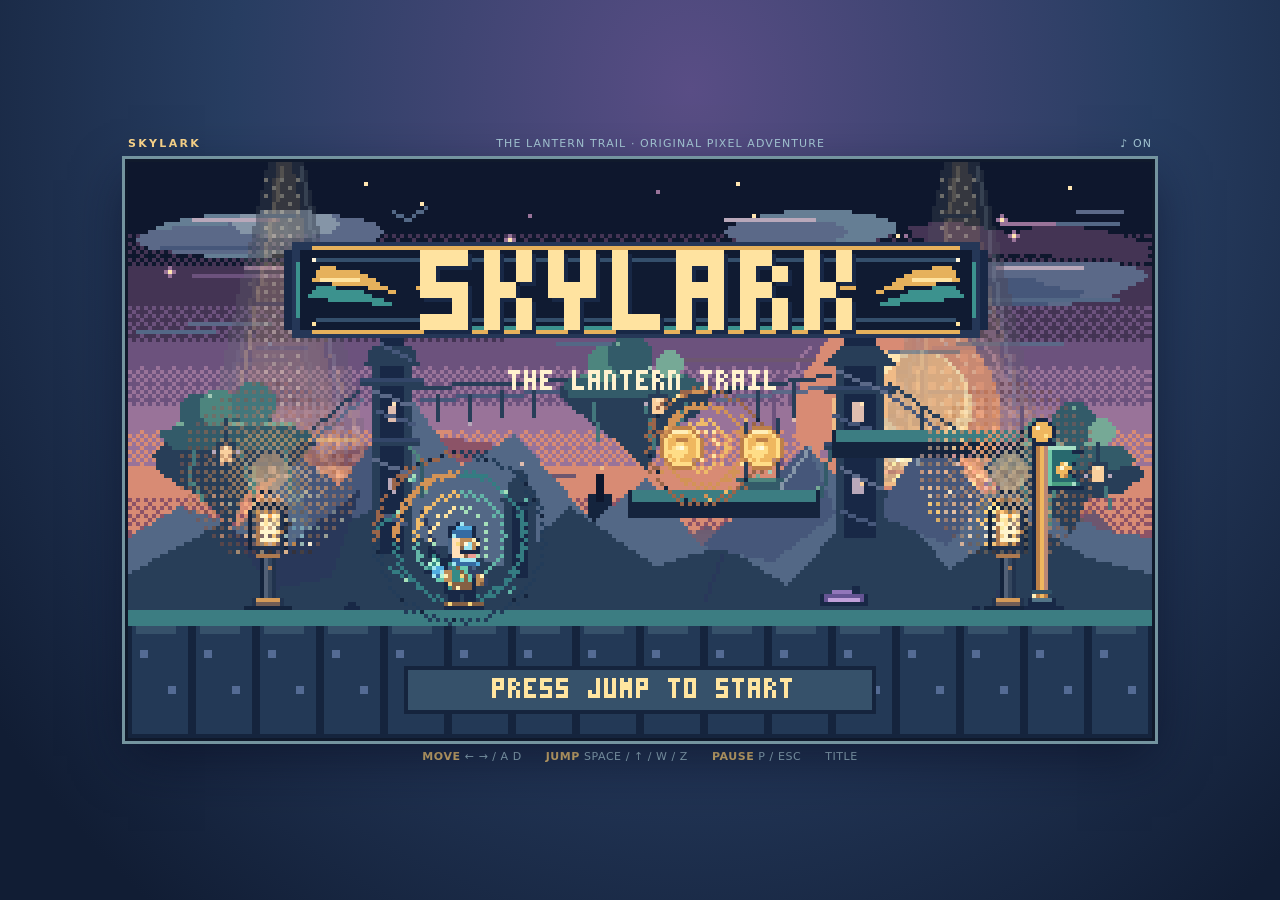
<file: pixel-platformer/index.html>
<!doctype html>
<html lang="ru">
<head>
  <meta charset="utf-8">
  <meta name="viewport" content="width=device-width,initial-scale=1,maximum-scale=1,viewport-fit=cover">
  <meta name="theme-color" content="#14243d">
  <title>SKYLARK — The Lantern Trail</title>
  <style>
    :root {
      color-scheme:dark;
      --ink:#14243d;--mist:#b9dce5;--gold:#f7ce79;--rose:#f3a17e;
      --safe-top:env(safe-area-inset-top,0px);
      --safe-right:env(safe-area-inset-right,0px);
      --safe-bottom:env(safe-area-inset-bottom,0px);
      --safe-left:env(safe-area-inset-left,0px);
    }
    *{box-sizing:border-box}
    html,body{
      width:100%;height:100%;height:100dvh;margin:0;overflow:hidden;
      overscroll-behavior:none;touch-action:none;background:var(--ink);
      color:#eaf6f3;font-family:system-ui,Arial,sans-serif;
    }
    body{background:radial-gradient(ellipse at 54% 10%,#594d85 0,#273d61 47%,#111d34 90%)}
    .shell{
      width:100%;height:100%;height:100dvh;min-height:0;display:flex;
      flex-direction:column;align-items:center;justify-content:center;
      gap:12px;padding:16px 12px;overflow:hidden;
    }
    .ribbon{
      display:flex;align-items:center;justify-content:space-between;
      width:min(calc(100vw - 32px),1024px);
      font-size:11px;letter-spacing:.1em;text-transform:uppercase;color:#a6c9d6;
      flex:none;
    }
    .ribbon strong{color:#ffd98c;font-weight:800;letter-spacing:.21em}
    .stage{
      display:block;position:relative;flex:none;min-width:0;min-height:0;
      width:min(calc(100vw - 48px),1024px,calc((100dvh - 125px) * 16 / 9));
      aspect-ratio:16 / 9;overflow:hidden;
    }
    canvas{
      display:block;width:100%;height:100%;aspect-ratio:auto;
      image-rendering:pixelated;image-rendering:crisp-edges;
      box-shadow:inset 0 0 0 1px #74949f;
      background:#203858;outline:none;touch-action:none;
    }
    .stage{box-shadow:0 0 0 3px #101a2c,0 0 0 6px #74949f,0 18px 50px #090e23aa}
    canvas:focus-visible{outline:3px solid var(--gold);outline-offset:-3px}
    .meta{
      display:flex;gap:24px;align-items:center;justify-content:center;
      flex:none;color:#a6c9d6;font-size:11px;letter-spacing:.05em;
    }
    .meta b{color:var(--gold)}
    .controls{
      display:flex;align-items:center;justify-content:space-between;
      gap:12px;width:min(98vw,800px);margin-top:4px;
      touch-action:none;user-select:none;-webkit-user-select:none;
    }
    .group{display:flex;gap:12px;align-items:center}
    .control{
      display:grid;place-items:center;width:76px;height:68px;
      border:2px solid #77a8b3;border-radius:12px;
      background:linear-gradient(160deg,#30496b,#1b2e4d);
      color:#f7e4ac;font-weight:900;font-size:26px;
      box-shadow:0 5px 0 #10223b;touch-action:none;
      user-select:none;-webkit-user-select:none;
      -webkit-tap-highlight-color:transparent;cursor:pointer;
    }
    .control:active,.control.pressed{
      transform:translateY(3px);background:#496a7c;box-shadow:0 2px 0 #10223b;
    }
    #jump{
      width:110px;font-size:15px;letter-spacing:.09em;
      background:linear-gradient(155deg,#c56e75,#924e78);
      border-color:#f2b58b;color:#fff3d6;
    }
    #pause{width:56px;height:52px;font-size:19px}
    button:focus-visible{outline:3px solid #fff3b5;outline-offset:3px}
    .touch-name{display:none}
    /* Keyboard/mouse users retain the original key map and no touch overlays. */
    @media (hover:hover) and (pointer:fine) {
      .controls,.touch-name{display:none}
    }
    /* On phones (including short landscape), use the ENTIRE visual viewport:
       the game draws under the controls, not beside or above them. */
    @media (pointer:coarse), (max-width:600px), (max-height:500px) and (orientation:landscape) {
      html,body{position:fixed;inset:0;width:100%;height:100%;height:100dvh}
      .shell{
        display:block;position:fixed;inset:0;width:100vw;
        height:100%;height:100dvh;padding:0;overflow:hidden;
      }
      .stage{
        position:absolute;inset:0;display:block;margin:0;
        width:100%;height:100%;height:100dvh;
        max-width:none;max-height:none;aspect-ratio:auto;
        box-shadow:none;overflow:hidden;
      }
      canvas{width:100%;height:100%;max-width:none;max-height:none;box-shadow:none}
      .ribbon,.meta,.touch-name{display:none}
      .controls{
        position:fixed;z-index:20;left:0;right:0;
        bottom:calc(12px + var(--safe-bottom));
        display:flex;align-items:flex-end;justify-content:space-between;
        width:100%;margin:0;
        padding-left:max(12px,var(--safe-left));
        padding-right:max(12px,var(--safe-right));
        pointer-events:none;
      }
      .group{gap:8px;pointer-events:auto}
      .control{
        width:70px;height:70px;min-width:44px;min-height:44px;
        border-radius:15px;border-width:2px;
        background:rgba(26,45,72,.76);
        box-shadow:0 3px 0 #10223bdd;
        font-size:24px;
        backdrop-filter:none;
      }
      #jump{
        width:90px;height:70px;font-size:13px;
        background:rgba(163,76,105,.85);
      }
      #pause{
        width:54px;height:54px;font-size:18px;
        align-self:flex-end;
      }
    }
    @media (max-width:359px) and (pointer:coarse),
           (max-width:359px) and (hover:none) {
      .controls{padding-left:max(8px,var(--safe-left));padding-right:max(8px,var(--safe-right))}
      .group{gap:5px}
      .control{width:58px;height:62px}
      #jump{width:76px;height:62px}
      #pause{width:46px;height:48px}
    }
    @media (max-height:500px) and (orientation:landscape) {
      .controls{bottom:calc(6px + var(--safe-bottom))}
      .control{width:62px;height:60px;font-size:21px}
      #jump{width:86px;height:62px;font-size:12px}
      #pause{width:50px;height:48px}
    }
    @media (hover:hover) and (pointer:fine) {
      .controls{display:none}
    }
  </style>
</head>
<body>
  <main class="shell">
    <header class="ribbon"><strong>SKYLARK</strong><span>THE LANTERN TRAIL · ORIGINAL PIXEL ADVENTURE</span><span id="sound-status">♪ ON</span></header>
    <div class="stage"><canvas id="game" width="256" height="144" tabindex="0" role="img" aria-label="Пиксельный платформер: движение стрелками, прыжок Пробел, пауза P"></canvas></div>
    <div class="meta"><span><b>MOVE</b> ← → / A D</span><span><b>JUMP</b> SPACE / ↑ / W / Z</span><span><b>PAUSE</b> P / ESC</span><span id="status">READY</span></div>
    <div class="controls" aria-label="Сенсорное управление">
      <div class="group">
        <button type="button" id="left" class="control" aria-label="Двигаться влево">◀</button>
        <button type="button" id="right" class="control" aria-label="Двигаться вправо">▶</button>
      </div>
      <div class="group">
        <button type="button" id="pause" class="control" aria-label="Пауза">Ⅱ</button>
        <button type="button" id="jump" class="control" aria-label="Прыжок">JUMP ↥</button>
      </div>
    </div>
    <p class="touch-name">Держите направление и прыжок одновременно. Поверните телефон для широкого обзора.</p>
  </main>
  <script type="module" src="./js/main.js"></script>
</body>
</html>
</file>
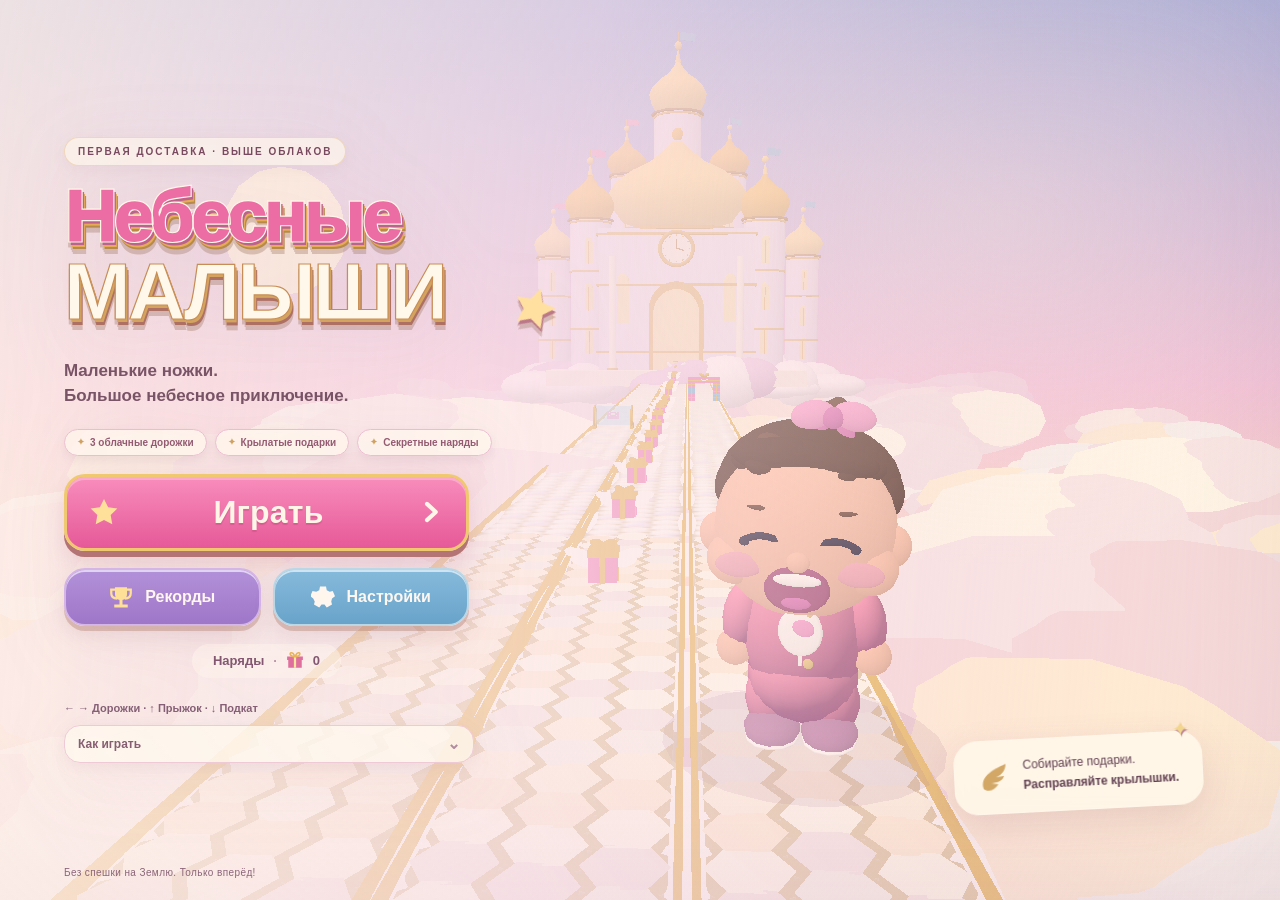
<file: sky-babies-run/index.html>
<!doctype html>
<html lang="ru">
<head>
  <meta charset="utf-8"><meta name="viewport" content="width=device-width, initial-scale=1, viewport-fit=cover">
  <meta name="theme-color" content="#f1b2c8"><meta name="description" content="Небесные малыши — маленькая героиня, большое приключение над облаками. Трёхмерный раннер с подарками и крылышками.">
  <title>Небесные малыши — облачное приключение</title>
  <link rel="icon" href="./assets/favicon.svg" type="image/svg+xml"><link rel="stylesheet" href="./css/style.css"><link rel="stylesheet" href="./css/polish.css"><link rel="stylesheet" href="./css/mobile.css">
  <script type="importmap">{"imports":{"three":"./vendor/three/three.module.js"}}</script>
</head>
<body>
  <svg class="symbols" aria-hidden="true" xmlns="http://www.w3.org/2000/svg"><defs>
    <symbol id="i-gift" viewBox="0 0 32 32"><path d="M4 13h24v15H4zM2 8h28v6H2z" fill="currentColor"/><path d="M14 9h4v19h-4z" fill="#ffe6a0"/><path d="M16 8C4 9 6-3 13 3l3 5Zm0 0c12 1 10-11 3-5l-3 5Z" fill="none" stroke="#eab45d" stroke-width="3"/></symbol>
    <symbol id="i-star" viewBox="0 0 32 32"><path d="m16 2 4.4 8.9 9.8 1.4-7.1 6.9 1.7 9.8-8.8-4.6L7.2 29l1.7-9.8-7.1-6.9 9.8-1.4Z" fill="currentColor"/></symbol>
    <symbol id="i-envelope" viewBox="0 0 32 32"><rect x="3" y="7" width="26" height="18" rx="3" fill="currentColor"/><path d="M4 9 16 18 28 9" fill="none" stroke="#fff8eb" stroke-width="2.8" stroke-linecap="round"/></symbol>
    <symbol id="i-wing" viewBox="0 0 32 32"><path d="M5 27C2 15 13 9 28 3c0 6-4 11-10 13l8-1c-2 6-8 6-13 7l7 1c-4 6-11 8-15 4Z" fill="currentColor"/></symbol>
    <symbol id="i-cup" viewBox="0 0 32 32"><path d="M8 3h16v9c0 6-4 8-8 8s-8-2-8-8Zm6 17h4v6h7v4H7v-4h7Z" fill="currentColor"/><path d="M8 6H3v5q0 7 8 7M24 6h5v5q0 7-8 7" fill="none" stroke="currentColor" stroke-width="3"/></symbol>
    <symbol id="i-gear" viewBox="0 0 32 32"><path d="m12 2 8 0 1 5 4 2 4-1 3 7-4 3-1 4 1 4-7 4-3-4h-4l-3 4-7-4 1-4-2-4-4-3 3-7 5 1 4-2Z" fill="currentColor"/><circle cx="16" cy="16" r="5" fill="#fff7ec"/></symbol>
    <symbol id="i-pause" viewBox="0 0 32 32"><rect x="7" y="5" width="6" height="22" rx="2" fill="currentColor"/><rect x="19" y="5" width="6" height="22" rx="2" fill="currentColor"/></symbol>
    <symbol id="i-arrow" viewBox="0 0 32 32"><path d="m11 6 11 10-11 10" fill="none" stroke="currentColor" stroke-width="5" stroke-linecap="round" stroke-linejoin="round"/></symbol>
  </defs></svg>
  <div id="world" aria-label="Трёхмерная облачная дорога"></div><div class="vignette" aria-hidden="true"></div>
  <div id="loading" class="loading"><span class="loading-cloud"></span><strong>Собираем облака…</strong><span>Почтальон уже в пути</span></div>
  <main id="menu" class="screen menu" hidden>
    <div class="menu-copy"><span class="eyebrow">ПЕРВАЯ ДОСТАВКА · ВЫШЕ ОБЛАКОВ</span>
      <h1><span>Небесные</span><strong>малыши</strong><svg class="title-star"><use href="#i-star"/></svg></h1>
      <p class="tagline">Маленькие ножки.<br> Большое небесное приключение.</p><div class="intro-chips" aria-label="Особенности игры"><span>3 облачные дорожки</span><span>Крылатые подарки</span><span>Секретные наряды</span></div>
      <div class="menu-actions"><button id="play" class="button primary"><svg><use href="#i-star"/></svg>Играть<svg><use href="#i-arrow"/></svg></button>
        <div class="two-buttons"><button data-open="records" class="button purple"><svg><use href="#i-cup"/></svg>Рекорды</button><button data-open="settings" class="button blue"><svg><use href="#i-gear"/></svg>Настройки</button></div>
        <button data-open="shop" class="wardrobe-link">Наряды <span>·</span> <svg><use href="#i-gift"/></svg><b class="wallet-value">0</b></button>
      </div><div class="control-summary"><span class="keyboard-instructions">← → Дорожки · ↑ Прыжок · ↓ Подкат</span><span class="touch-instructions">Свайп ← → — смена дорожки</span></div>
    <details class="howto"><summary>Как играть <span aria-hidden="true">⌄</span></summary><p>Уклоняйтесь от препятствий. Трубы и дыры — прыжок вверх, низкие арки — подкат вниз. Двигайтесь между тремя дорожками стрелками или свайпами. Крылышки дают временный полёт.</p></details></div><div class="menu-badge"><svg><use href="#i-wing"/></svg><span>Собирайте подарки.<br><b>Расправляйте крылышки.</b></span></div>
    <div class="menu-footer">Без спешки на Землю. Только вперёд!</div>
  </main>
  <section id="hud" class="hud" hidden aria-label="Состояние забега">
    <div class="score-card"><span>Счёт</span><strong id="score">0</strong><small>РЕКОРД <b id="best">0</b></small></div>
    <div class="hud-right"><div class="gift-card"><svg><use href="#i-gift"/></svg><strong id="gifts">0</strong></div><button id="pause" class="round-button" aria-label="Пауза"><svg><use href="#i-pause"/></svg></button></div>
    <div id="wings-meter" class="wings-meter" hidden><svg><use href="#i-wing"/></svg><div><b>Крылышки <span id="wings-time">9</span> с</b><div class="meter-track"><i id="wings-fill"></i></div></div></div>
    <div class="bottom-hud"><div class="chase-label"><span class="chase-dot"></span><span id="chase-text">Почтальон далеко</span><div class="chase-track"><i id="chase-fill"></i></div></div><span class="speed"><b id="speed">12</b> м/с</span></div>
    <div id="hint" class="hint">← → Дорожки · ↑ Прыжок · ↓ Подкат</div>
    <div id="touch-controls" class="touch-controls" aria-label="Экранное управление">
      <div class="touch-group lane-controls"><button type="button" data-action="left" aria-label="Влево">←</button><button type="button" data-action="right" aria-label="Вправо">→</button></div>
      <div class="touch-group move-controls"><button type="button" data-action="jump" aria-label="Прыжок">↑</button><button type="button" data-action="slide" aria-label="Подкат">↓</button></div>
    </div>
    <div id="autotest-label" class="test-label" hidden></div>
  </section>
  <div id="flash" class="hit-flash" aria-hidden="true"></div><div id="toast" role="status" class="toast" hidden></div>
  <section id="paused" class="overlay" hidden><div class="panel pause-panel"><span class="eyebrow">МОЖНО ПЕРЕВЕСТИ ДУХ</span><h2>Облака подождут</h2><p>Забег на паузе. Ничего не пропадёт.</p><button id="resume" class="button primary">Продолжить<svg><use href="#i-arrow"/></svg></button><button id="pause-menu" class="button quiet">Завершить и в меню</button><small>Esc или P — продолжить</small></div></section>
  <section id="gameover" class="overlay" hidden><div class="panel result-panel"><span class="wing-emblem"><svg><use id="result-icon" href="#i-wing"/></svg></span><span id="result-eyebrow" class="eyebrow">ОСТОРОЖНО, В ОБЛАКАХ ЕСТЬ ПРОПАСТИ</span><h2 id="result-title">Чуть не упала на Землю!</h2><p id="result-reason"></p><p id="result-tip" class="result-tip"></p><div class="result-stats"><div><span>Счёт</span><strong id="final-score">0</strong></div><div><span>Подарки</span><strong id="final-gifts">0</strong></div><div><span>Рекорд</span><strong id="final-best">0</strong></div></div><p id="new-record" class="new-record" hidden>Новый небесный рекорд!</p><button id="retry" class="button primary">Ещё раз<svg><use href="#i-arrow"/></svg></button><button id="result-menu" class="button quiet">В меню</button></div></section>
  <section id="records" class="overlay" hidden><div class="panel"><button class="close" data-close aria-label="Закрыть">×</button><span class="eyebrow">ЛУЧШИЕ ОБЛАЧНЫЕ МАРШРУТЫ</span><h2>Ваши рекорды</h2><div id="record-list" class="record-list"></div><p class="fine-print">Рекорды хранятся только в этом браузере.</p></div></section>
  <section id="settings" class="overlay" hidden><div class="panel"><button class="close" data-close aria-label="Закрыть">×</button><span class="eyebrow">УСТРОИМСЯ ПОУДОБНЕЕ</span><h2>Настройки</h2><label class="setting-row"><span><b>Звук</b><small>Тихие мелодии и звон подарков</small></span><input id="sound" type="checkbox" role="switch" aria-label="Звук"></label><label class="setting-row" for="quality"><span><b>Качество</b><small>Плавность важнее лишних облаков</small></span><select id="quality"><option value="auto">Авто</option><option value="high">Высокое</option><option value="low">Низкое</option></select></label><p class="fine-print">«Авто» сначала уменьшает детализацию сцены, разрешение не ниже 1.0 DPR. Только «Низкое» использует 0.85 DPR. Тяжёлые тени отключены.</p><div id="save-warning" class="save-warning" hidden>Браузер запретил сохранение. Рекорды и наряды останутся только до закрытия страницы.</div></div></section>
  <section id="shop" class="overlay" hidden><div class="panel shop-panel"><button class="close" data-close aria-label="Закрыть">×</button><span class="eyebrow">ГАРДЕРОБ МАЛЕНЬКОЙ ГЕРОИНИ</span><h2>Наряды</h2><p class="balance">Ваши подарки: <b class="wallet-value">0</b></p><div id="outfit-list" class="outfit-list"></div><p class="fine-print">Коллекция комбинезонов меняет цвет наряда во всех забегах. Только подарки из игры — без покупок за деньги.</p></div></section>
  <section id="error" class="overlay" hidden><div class="panel"><h2>Облака не загрузились</h2><p id="error-message">Не удалось запустить 3D. Нужен браузер с WebGL и включённым аппаратным ускорением.</p><button id="reload" class="button primary">Попробовать снова</button></div></section>
  <noscript>Чтобы играть в «Небесные малыши», включите JavaScript.</noscript>
  <script type="module" src="./js/main.js"></script>
</body>
</html>
</file>
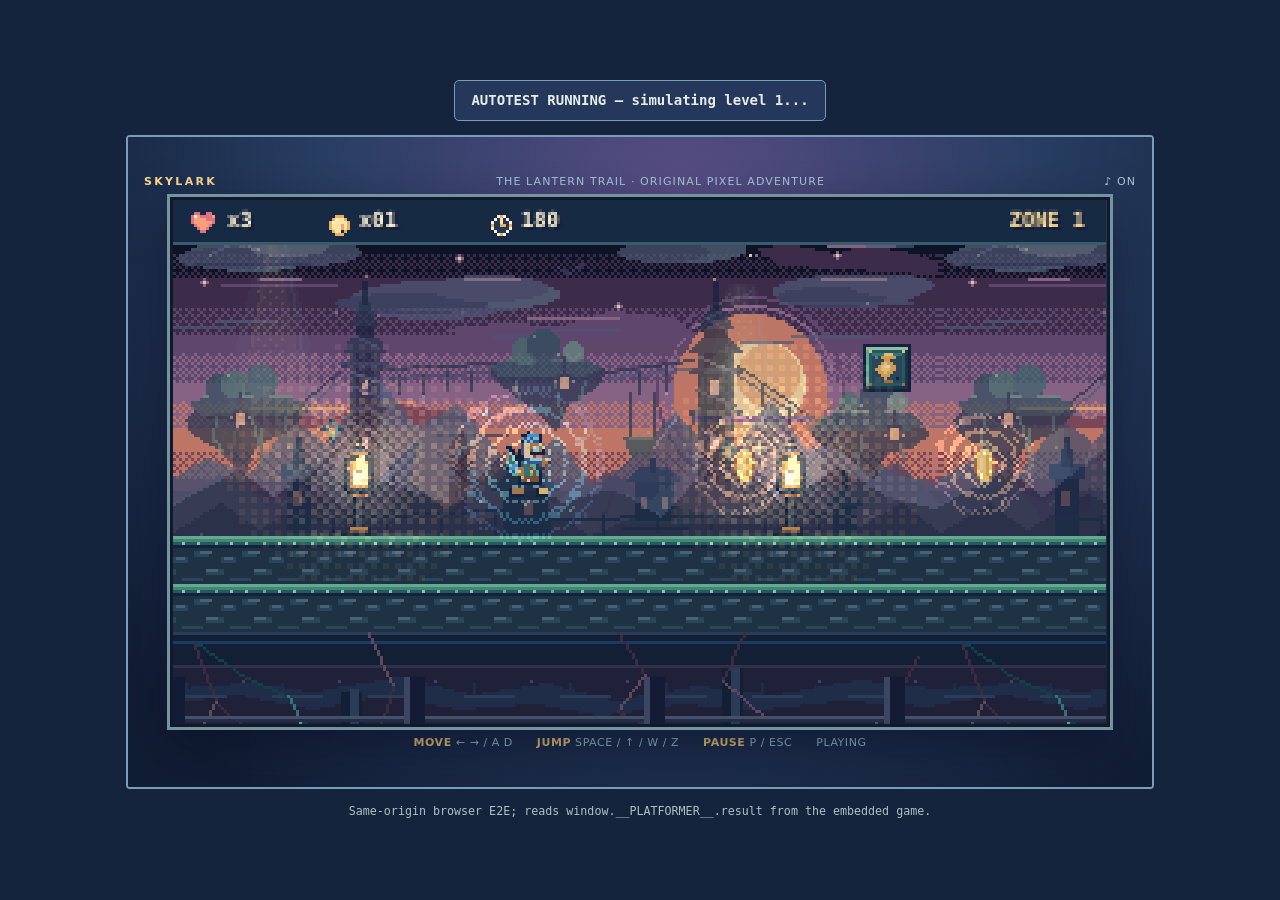
<file: pixel-platformer/autotest.html>
<!doctype html>
<html lang="ru">
<head>
  <meta charset="utf-8">
  <meta name="viewport" content="width=device-width,initial-scale=1">
  <meta name="theme-color" content="#15243d">
  <title>SKYLARK — browser autotest</title>
  <style>
    html,body{height:100%;margin:0;background:#15243d;color:#e4eee7;font:14px/1.5 ui-monospace,monospace}
    main{height:100%;display:flex;flex-direction:column;align-items:center;justify-content:center;gap:14px;padding:12px;box-sizing:border-box}
    #result{font-weight:700;padding:9px 16px;background:#26375c;border:1px solid #789db6;border-radius:5px;max-width:calc(100vw - 30px);overflow-wrap:anywhere}
    #result.ok{background:#234e46;color:#d3f8df;border-color:#8fc7a5}
    #result.bad{background:#602c3c;color:#ffe0df;border-color:#dfa1a8}
    iframe{width:min(100%,1024px);height:min(75vh,650px);border:2px solid #789db6;border-radius:4px}
    small{color:#acc1c3}
  </style>
</head>
<body>
  <main>
    <div id="result" role="status" aria-live="polite">AUTOTEST RUNNING — simulating level 1...</div>
    <iframe id="run" title="SKYLARK autotest" src="./index.html?autotest=1"></iframe>
    <small>Same-origin browser E2E; reads window.__PLATFORMER__.result from the embedded game.</small>
  </main>
  <script>
    const iframe = document.querySelector('#run');
    const badge = document.querySelector('#result');
    const start = performance.now();
    const timer = setInterval(()=>{
      try {
        const test=iframe.contentWindow.__PLATFORMER__;
        const result=test?.result;
        if(result){
          const ok=result.status==='passed';
          badge.className=ok?'ok':'bad';
          badge.textContent='AUTOTEST '+result.status.toUpperCase()+': '+result.detail+' / '+JSON.stringify(result.snapshot||{});
          clearInterval(timer);
        } else if(performance.now()-start>41000){
          badge.className='bad';
          badge.textContent='AUTOTEST FAILED: no result within 41 seconds';
          clearInterval(timer);
        }
      } catch (error) {
        badge.className='bad';
        badge.textContent='AUTOTEST ERROR: '+error.message;
        clearInterval(timer);
      }
    },200);
  </script>
</body>
</html>
</file>
<file: sky-babies-run/css/style.css>
:root{color-scheme:light;--ink:#603e50;--muted:#8d6e81;--gold:#e3af55;--cream:#fff7e9;--pink:#ed74a9;--line:#f2d391;--shadow:0 12px 35px #82446025;--safe-top:env(safe-area-inset-top,0px);--safe-bottom:env(safe-area-inset-bottom,0px);font-family:'Trebuchet MS',Verdana,Arial,sans-serif}*{box-sizing:border-box}html,body{width:100%;height:100%;margin:0;overflow:hidden;overscroll-behavior:none}body{background:linear-gradient(#abafd7 0%,#f1bfd4 43%,#ffe4be 73%,#ebc7dc 100%);color:var(--ink);-webkit-tap-highlight-color:transparent}button,input,select{font:inherit}button{cursor:pointer}button:focus-visible,select:focus-visible,input:focus-visible{outline:3px solid #6751ba;outline-offset:4px}button{touch-action:manipulation}button:disabled{cursor:default;filter:grayscale(.35);opacity:.65}svg{width:24px;height:24px;flex-shrink:0}.symbols{width:0;height:0;position:absolute;overflow:hidden}[hidden]{display:none!important}#world{position:fixed;inset:0;touch-action:none}canvas{display:block;width:100%;height:100%;touch-action:none}.vignette{position:fixed;inset:0;pointer-events:none;box-shadow:inset 0 0 150px #83577d14;background:linear-gradient(transparent 80%,#d8b0ce33)}.screen{position:fixed;inset:0;z-index:3}.menu{padding:clamp(26px,5vw,70px);background:linear-gradient(90deg,#fbe1e58c 0%,#fbe1e514 53%,transparent 74%);display:flex;align-items:center}.menu-copy{width:min(480px,47vw);position:relative;z-index:1}.eyebrow{font-size:10px;letter-spacing:2.2px;font-weight:bold;display:block;color:#885d76;margin-bottom:16px}.menu .eyebrow{font-size:10px;letter-spacing:2px;color:#79495f}h1{position:relative;font-weight:1000;letter-spacing:-3px;line-height:.98;font-size:clamp(45px,5.6vw,79px);margin:0 0 20px;filter:drop-shadow(0 5px 0 #93655050)}h1 span,h1 strong{display:block}h1 span{color:#eb6da4;-webkit-text-stroke:1.2px #fff7e9;text-shadow:2px 3px #bd628c,3px 5px #e5ac55,4px 7px #b7894c}h1 strong{font-size:1.12em;letter-spacing:-3px;color:#fff8eb;-webkit-text-stroke:1.2px #c78d55;text-shadow:2px 3px #d4a45f,3px 6px #ae7062;text-transform:uppercase}.title-star{position:absolute;right:-13px;bottom:1px;width:45px;height:45px;color:#ffe0a0;transform:rotate(18deg);filter:drop-shadow(2px 3px 0 #bb7888)}.tagline{font-size:17px;line-height:1.5;color:#795366;margin:27px 0;font-weight:600}.menu-actions{max-width:405px}.button{border:2px solid #efc97d;border-radius:21px;background:var(--cream);color:var(--ink);min-height:54px;padding:13px 22px;font-weight:800;font-size:17px;display:flex;justify-content:center;align-items:center;gap:12px;box-shadow:inset 0 2px 0 #ffffff9c,0 5px 0 #af78675c,0 9px 20px #98667623;transition:transform .15s,filter .15s;line-height:1.1;text-decoration:none}.button:hover{filter:brightness(1.045);transform:translateY(-2px)}.button:active{transform:translateY(3px);box-shadow:inset 0 2px 0 #ffffff9c,0 2px 0 #af78675c}.primary{width:100%;min-height:77px;color:#fff6e8;background:linear-gradient(#f88dbc,#e65998);border:3px solid #f0c870;font-size:32px;letter-spacing:.2px;text-shadow:0 2px 1px #ad416957;box-shadow:inset 0 3px 0 #ffcadd80,0 6px 0 #b47476,0 12px 20px #bd67862e}.primary svg:first-child{color:#ffe09b;width:30px;height:30px}.primary svg:last-child{width:26px;height:26px;margin-left:auto}.primary svg:first-child:not(:last-child){margin-right:auto}.two-buttons{display:flex;gap:12px;margin-top:17px}.two-buttons button{flex:1;padding:15px 9px;font-size:16px}.purple{background:linear-gradient(#b391d9,#9f76c9);color:#fff7ef;border-color:#d5b4e6}.purple svg{color:#ffe097}.blue{background:linear-gradient(#86badb,#69a3ca);color:#fff7ef;border-color:#bbd7e6}.wardrobe-link{display:flex;justify-content:center;align-items:center;gap:9px;margin:18px auto 0;border:0;background:#fff5ee80;padding:8px 21px;border-radius:30px;color:#835772;font-size:13px;font-weight:bold}.wardrobe-link svg{color:#df6f9c;width:18px;height:18px}.wardrobe-link span{color:#b992a6}.control-summary{margin-top:24px;display:flex;gap:15px;flex-wrap:wrap;font-size:11px;color:#845f75}.control-summary span{white-space:nowrap;font-weight:bold}.control-summary small{width:100%;font-size:10px;opacity:.85;margin-top:-7px}.menu-badge{position:absolute;right:6%;bottom:10%;display:flex;align-items:center;gap:13px;background:#fff7e8e0;border:1px solid #fff6e9;padding:16px 23px;border-radius:24px;box-shadow:var(--shadow);font-size:12px;line-height:1.65;transform:rotate(-3deg)}.menu-badge svg{color:#d3a867;width:32px;height:32px}.menu-footer{position:absolute;bottom:22px;left:clamp(26px,5vw,70px);font-size:10px;letter-spacing:.4px;color:#8b6579}.hud{position:fixed;inset:0;z-index:2;pointer-events:none;padding:calc(23px + var(--safe-top)) 25px 20px}.hud button{pointer-events:auto}.score-card{width:165px;min-height:106px;border:2px solid #e5bd79;border-radius:23px;background:linear-gradient(#fff7eaeF,#ffeed9ea);box-shadow:inset 0 2px #fff,0 4px #b38a6954,0 8px 25px #80536b17;text-align:center;padding:8px 13px;color:#795136}.score-card>span{font-weight:bold;font-size:14px}.score-card>strong{display:block;font-size:38px;line-height:1.07;letter-spacing:-1px;font-variant-numeric:tabular-nums}.score-card small{font-size:9px;letter-spacing:1px;color:#a07e65}.hud-right{position:absolute;right:25px;top:calc(25px + var(--safe-top));display:flex;align-items:center;gap:13px}.gift-card{display:flex;align-items:center;gap:12px;border:2px solid #e5bd79;border-radius:20px;padding:9px 17px;background:#fff2e8ee;box-shadow:0 4px #b38a6945;color:#865072;min-height:53px}.gift-card svg{width:31px;height:31px;color:#e77dac}.gift-card strong{font-size:25px;font-variant-numeric:tabular-nums}.round-button{width:55px;height:55px;border-radius:50%;background:#fff4dfeF;border:2px solid #e0b16a;box-shadow:0 4px #b38a6945;color:#875d46;display:grid;place-items:center}.wings-meter{position:absolute;left:50%;top:calc(27px + var(--safe-top));transform:translateX(-50%);min-width:210px;border:2px solid #f1d7ac;border-radius:24px;background:linear-gradient(110deg,#bc95d9,#ecaccf);box-shadow:var(--shadow);padding:11px 18px;display:flex;gap:12px;color:#fff9ef}.wings-meter>svg{width:33px;height:33px}.wings-meter>div{flex:1}.wings-meter b{font-size:14px}.meter-track{height:5px;border-radius:6px;background:#79517840;margin-top:6px;overflow:hidden}.meter-track i{display:block;height:100%;background:#fff0b4;border-radius:6px;width:100%;transition:width .1s}.bottom-hud{position:absolute;bottom:calc(20px + var(--safe-bottom));left:25px;right:25px;display:flex;justify-content:space-between;align-items:center;color:#7d5a73;font-size:11px}.chase-label{display:flex;align-items:center;gap:8px;background:#fff1e8de;padding:10px 14px;border-radius:30px;border:1px solid #fffaf0}.chase-dot{width:7px;height:7px;border-radius:50%;background:#c895b5}.chase-track{width:42px;height:5px;background:#d7bed0;border-radius:5px;overflow:hidden}.chase-track i{display:block;width:0;height:100%;background:#e2779c;transition:width .15s}.speed{background:#fff1e8cf;padding:9px 13px;border-radius:30px}.hint{position:absolute;left:50%;bottom:calc(82px + var(--safe-bottom));transform:translateX(-50%);font-size:15px;font-weight:bold;background:#fff7e9ed;box-shadow:0 3px 0 #d5b49e6b,0 6px 20px #99708725;padding:11px 21px;border:1px solid #fff;border-radius:24px;white-space:nowrap;transition:opacity .3s}.test-label{position:absolute;top:150px;left:25px;font-size:9px;letter-spacing:1px;background:#fff1e8bd;padding:7px 10px;border-radius:12px}.overlay{position:fixed;inset:0;z-index:5;display:flex;align-items:center;justify-content:center;padding:24px;background:#71527345;backdrop-filter:blur(5px);-webkit-backdrop-filter:blur(5px)}.panel{position:relative;width:min(455px,100%);max-height:calc(100dvh - 48px - var(--safe-top) - var(--safe-bottom));overflow:auto;padding:35px;border:2px solid #e7bf7b;outline:5px solid #fff4e650;border-radius:32px;background:linear-gradient(145deg,#fff9ef,#ffede4);box-shadow:0 12px 0 #ae7c743b,0 28px 90px #63416b40;text-align:center;scrollbar-width:thin}.panel h2{font-size:32px;line-height:1.1;letter-spacing:-1px;color:#845572;margin:9px 0 19px}.panel p{font-size:13px;line-height:1.6;color:#947482}.panel .eyebrow{font-size:9px;line-height:1.5;margin-top:4px;margin-bottom:14px}.panel .primary{font-size:24px;min-height:62px}.quiet{width:100%;margin-top:13px;box-shadow:none;border:1px solid #e8c6af;color:#9d7686;font-size:16px;min-height:48px;background:#fff7f030}.panel>small{display:block;font-size:10px;margin-top:16px;color:#a28693}.close{position:absolute;top:13px;right:14px;width:30px;height:30px;border:0;border-radius:50%;background:#f1ddd9;color:#9a768a;font-size:24px;line-height:1}.wing-emblem{display:grid;place-items:center;margin:-3px auto 17px;width:65px;height:65px;border:2px solid #e6bc79;border-radius:50%;background:linear-gradient(#f7d3e1,#edaccc);box-shadow:0 5px #be839b30}.wing-emblem svg{width:40px;height:40px;color:#fff5e0;transform:rotate(12deg)}.result-stats{display:grid;grid-template-columns:1fr 1fr 1fr;padding:18px 0;margin:18px 0;border-top:1px solid #efd6c4;border-bottom:1px solid #efd6c4;gap:7px}.result-stats span{font-size:11px;color:#ac8291}.result-stats strong{display:block;font-size:25px;color:#89566e;margin-top:5px;font-variant-numeric:tabular-nums}.new-record{color:#be8850!important;font-weight:bold;font-size:13px!important}.fine-print{font-size:11px!important;color:#af929e!important;line-height:1.6!important;margin-top:20px}.record-row{display:flex;justify-content:space-between;align-items:center;gap:10px;border-bottom:1px solid #efddd2;padding:14px 2px;font-size:13px}.record-row:first-child{color:#bd8550}.record-row strong{font-size:23px}.record-row small{font-size:10px;color:#b295a0}.setting-row{display:flex;justify-content:space-between;align-items:center;text-align:left;gap:15px;padding:23px 0;border-bottom:1px solid #edd7cc;font-size:15px}.setting-row small{display:block;font-size:10px;color:#ac8e9b;margin-top:5px;line-height:1.5}.setting-row input{appearance:none;-webkit-appearance:none;width:49px;height:28px;border:2px solid #d7bdc7;border-radius:20px;background:#e5d5db;cursor:pointer;position:relative;flex-shrink:0}.setting-row input:before{content:'';position:absolute;left:3px;top:3px;width:18px;height:18px;border-radius:50%;background:#fff6ec;transition:transform .2s}.setting-row input:checked{background:#d894b2;border-color:#d08ba7}.setting-row input:checked:before{transform:translateX(20px)}select{border:1px solid #dfbccb;border-radius:12px;padding:9px 6px;color:#8a6077;background:#fff9f0;font-size:12px;max-width:125px}.save-warning{font-size:11px;line-height:1.5;padding:13px;border-radius:14px;background:#ffe3ca;color:#9c715e}.outfit-list{display:grid;grid-template-columns:1fr 1fr;gap:12px}.outfit{padding:14px 8px 12px;border:1px solid #e7c7d5;border-radius:19px;background:#fff8f2;display:flex;flex-direction:column;align-items:center;gap:10px;font-size:11px;color:#946882;min-height:143px}.outfit.selected{border:2px solid #ce8ead;background:#fceaf2}.outfit .suit{width:46px;height:56px;background:var(--suit);border-radius:17px 17px 12px 12px;position:relative;box-shadow:inset -8px -3px 0 #86527120}.suit:before{content:'';position:absolute;top:15px;left:16px;width:13px;height:11px;border-radius:8px 8px 5px 5px;background:#fff0e4}.suit:after{content:'';position:absolute;width:5px;height:18px;bottom:-2px;background:#fff8f2;left:21px}.outfit em{font-size:10px;font-style:normal;color:#b68c68}.balance{font-size:13px!important}.toast{position:fixed;z-index:8;left:50%;bottom:calc(110px + var(--safe-bottom));transform:translateX(-50%);padding:12px 22px;border-radius:25px;border:1px solid #f3d6a7;background:#fff7e8f5;color:#936378;box-shadow:var(--shadow);font-weight:bold;font-size:13px;white-space:nowrap;pointer-events:none}.hit-flash{position:fixed;inset:0;z-index:2;pointer-events:none;opacity:0;box-shadow:inset 0 0 100px #f1638299}.hit-flash.active{animation:hit .5s}@keyframes hit{0%{opacity:1}100%{opacity:0}}.loading{position:fixed;inset:0;z-index:9;display:flex;align-items:center;justify-content:center;flex-direction:column;gap:15px;background:linear-gradient(#c6beda,#f9d2dc,#ffe5c8);color:#956b87}.loading strong{font-size:20px}.loading>span:last-child{font-size:12px}.loading-cloud{width:77px;height:36px;border-radius:30px;background:#fff4e9;position:relative;margin-bottom:10px;animation:bob 1.5s ease-in-out infinite}.loading-cloud:before,.loading-cloud:after{content:'';position:absolute;background:#fff4e9;border-radius:50%;width:40px;height:40px;top:-21px;left:15px}.loading-cloud:after{width:31px;height:31px;left:40px;top:-10px}@keyframes bob{50%{transform:translateY(-8px)}}noscript{position:fixed;inset:30%;z-index:20;background:#fff7ea;padding:30px;text-align:center}
@media(max-width:700px){.menu{padding:calc(28px + var(--safe-top)) 24px calc(20px + var(--safe-bottom));display:block;background:linear-gradient(#fadfe359 0%,transparent 42%,#f6dce080 76%,#f8e1dcf0 100%)}.menu-copy{width:100%;height:100%;display:flex;flex-direction:column;align-items:center}.menu .eyebrow{font-size:8px;letter-spacing:1.7px;margin-bottom:14px;text-align:center}h1{font-size:clamp(41px,11.9vw,68px);letter-spacing:-2px;width:max-content;text-align:center;margin:0}h1 strong{letter-spacing:-2.5px}.title-star{right:-19px;width:31px;height:31px;bottom:3px}.tagline{font-size:11px;line-height:1.5;text-align:center;margin:15px 0 0}.tagline br{display:none}.menu-actions{margin-top:auto;width:100%;max-width:390px}.primary{min-height:65px;font-size:29px;border-radius:21px}.two-buttons{gap:10px;margin-top:14px}.two-buttons button{min-height:52px;font-size:14px;border-radius:17px}.two-buttons svg{width:19px;height:19px}.wardrobe-link{margin-top:15px;padding:7px 17px;font-size:12px}.control-summary{font-size:9px;justify-content:center;gap:12px;margin-top:15px}.control-summary small{font-size:8px;margin-top:-6px;text-align:center}.menu-badge,.menu-footer{display:none}.hud{padding:calc(14px + var(--safe-top)) 13px 13px}.score-card{width:120px;min-height:93px;border-radius:19px;padding:7px 10px}.score-card>span{font-size:12px}.score-card>strong{font-size:31px}.score-card small{font-size:8px;letter-spacing:.4px}.hud-right{right:13px;top:calc(14px + var(--safe-top));gap:9px}.gift-card{padding:8px 12px;gap:8px;min-height:47px;border-radius:17px}.gift-card svg{width:25px;height:25px}.gift-card strong{font-size:21px}.round-button{width:46px;height:46px}.round-button svg{width:25px;height:25px}.wings-meter{left:auto;right:13px;transform:none;top:calc(75px + var(--safe-top));min-width:173px;padding:8px 12px;border-radius:18px;gap:8px}.wings-meter b{font-size:11px}.wings-meter>svg{width:25px;height:25px}.bottom-hud{left:13px;right:13px;bottom:calc(14px + var(--safe-bottom));font-size:9px}.chase-label{gap:6px;padding:9px 11px}.chase-track{width:30px}.speed{padding:9px 10px}.hint{font-size:12px;padding:10px 16px;bottom:calc(64px + var(--safe-bottom))}.test-label{left:13px;top:calc(117px + var(--safe-top));font-size:7px}.overlay{padding:22px}.panel{padding:29px 22px;border-radius:27px;max-height:calc(100dvh - 44px - var(--safe-top) - var(--safe-bottom))}.panel h2{font-size:29px}.panel .eyebrow{font-size:8px;letter-spacing:1.5px}.panel .primary{font-size:22px}.result-stats strong{font-size:23px}.toast{font-size:11px;max-width:90%;white-space:normal;text-align:center;bottom:calc(115px + var(--safe-bottom))}}
@media(max-height:650px) and (max-width:700px){.menu{padding-top:15px;padding-bottom:12px}.menu .eyebrow{display:none}h1{font-size:39px}.tagline{font-size:10px;margin-top:9px}.menu-actions{max-width:310px}.primary{min-height:52px;font-size:25px}.two-buttons button{min-height:44px}.two-buttons{margin-top:11px}.wardrobe-link{margin-top:11px}.control-summary{margin-top:10px}.control-summary small{display:none}}
@media(max-height:520px) and (min-width:701px){.menu{padding:22px 5vw}.menu-copy{width:390px}h1{font-size:48px}.menu .eyebrow{font-size:8px;margin-bottom:10px}.tagline{font-size:12px;margin:14px 0}.primary{min-height:55px;font-size:26px}.two-buttons{margin-top:12px}.two-buttons button{min-height:45px;padding:10px}.control-summary,.menu-footer{display:none}.wardrobe-link{margin-top:10px}.menu-badge{bottom:6%}}
@media(min-width:701px) and (max-height:520px){.hint{top:135px;bottom:auto;font-size:11px;padding:8px 14px}.test-label{top:150px;font-size:8px}}
@media(prefers-reduced-motion:reduce){button{transition:none}.loading-cloud{animation:none}}
</file>
<file: sky-babies-run/css/polish.css>
/* Screen-only release polish — HUD lives in mobile.css. Offline and motion-safe. */
.menu{
  background:radial-gradient(ellipse 36% 38% at 78% 25%,#fffae343,transparent 100%),
             linear-gradient(95deg,#fff0e8c9 0%,#fbe4ed95 44%,#f9d7e53a 74%,transparent 100%);
}
.menu-copy{filter:drop-shadow(0 13px 34px #a77b9f20)}
.menu .eyebrow{background:#fff7edb0;border:1px solid #eacba4aa;border-radius:15px;
  padding:8px 13px;display:inline-block;box-shadow:0 4px 15px #95677b13;}
.intro-chips{display:flex;flex-wrap:wrap;gap:7px 8px;margin:-7px 0 18px;}
.intro-chips span{display:inline-flex;align-items:center;padding:7px 12px;border-radius:100px;
  font-size:10px;font-weight:800;background:#fff6eec9;color:#945a72;border:1px solid #eabecf;
  box-shadow:0 4px 10px #7c527018;}
.intro-chips span:before{content:'✦';font-size:9px;color:#d0a262;margin-right:5px;}
.howto{margin:11px 0 0;width:min(410px,100%);border:1px solid #efc9d5;
  background:#fff9efc9;color:#865d71;border-radius:16px;padding:0 13px;box-shadow:0 4px 15px #ad7d911e;}
.howto summary{cursor:pointer;list-style:none;font-weight:900;font-size:12px;
  min-height:36px;display:flex;align-items:center;justify-content:space-between;}
.howto summary::-webkit-details-marker{display:none;}
.howto summary span{font-size:16px;color:#b18b9f;transition:transform .2s;}
.howto[open] summary span{transform:rotate(180deg);}
.howto p{margin:0 0 12px;font-size:11px;line-height:1.55;}
.menu-badge{backdrop-filter:blur(8px);background:#fff7e9ed;}
.menu-badge:after{content:'✦';position:absolute;right:11px;top:-19px;color:#f3d68d;font-size:20px;text-shadow:1px 2px 0 #bd879a;}
.panel{background:linear-gradient(145deg,#fffaf2,#fff2e9 66%,#f7e0f0);border-width:2px;}
.panel h2{text-shadow:0 2px 0 #ffffffbd;}
.panel .eyebrow{color:#b27a9c;}
.panel .fine-print{color:#a08195!important;}
#gameover[data-reason='caught'] .wing-emblem{background:linear-gradient(#c8d3ef,#a6b7df);border-color:#b5a6d5}
#gameover[data-reason='caught'] .wing-emblem svg{color:#fff8e6;transform:none}
.result-tip{padding:11px 15px;border:1px solid #eddfce;background:#fff9f1;border-radius:16px;
  font-size:11px!important;color:#aa7a86!important;}
.result-stats{border:1px solid #ebd6dc;border-radius:17px;padding:15px 8px;background:#ffffff75;}
.result-stats div+div{border-left:1px solid #e9d2dc;}
.record-row{background:#ffffff6b;margin:6px 0;border-radius:13px;padding:10px 13px;border:1px solid #efdee2;}
.outfit{transition:transform .14s,border-color .15s,box-shadow .15s}
.outfit:hover:not(:disabled){transform:translateY(-3px);box-shadow:0 6px 15px #ad739a20;border-color:#d4a2c2;}
.outfit.selected:after{content:'✓';width:19px;height:19px;position:absolute;margin:0 0 0 85px;
  border-radius:50%;display:grid;place-items:center;color:#fff;background:#c6749a;}
.button:focus-visible,.outfit:focus-visible,.howto summary:focus-visible{outline:3px solid #7054b6;outline-offset:3px;}
@media(max-width:700px){
  .menu{background:linear-gradient(#ffe7e3a6 0%,#f9d6e575 52%,#fff0e9d9 100%);}
  .menu .eyebrow{padding:7px 11px;margin-bottom:9px;font-size:7px;}
  .intro-chips{justify-content:center;gap:5px;margin:9px 0 0;}
  .intro-chips span{font-size:8px;padding:5px 7px;}
  .howto{margin:7px auto 0;max-width:380px;}
  .howto summary{min-height:30px;font-size:10px;}
  .howto p{font-size:10px;}
  .result-tip{font-size:10px!important;padding:9px;}
}
@media(max-height:690px) and (max-width:700px){
  .intro-chips{display:none;}
  .howto{margin-top:5px;}
  .howto summary{min-height:25px;}
}
@media(max-height:500px){
  .intro-chips,.howto{display:none}
}
/* The entire result, including BOTH buttons, fits a 390px landscape phone. */
@media(max-height:500px) and (orientation:landscape){
  .overlay{padding:8px}
  .result-panel{padding:9px 18px;max-height:calc(100dvh - 18px);border-radius:18px;width:min(440px,96vw)}
  .result-panel .wing-emblem{display:none}
  .result-panel .eyebrow{font-size:7px;letter-spacing:1px;margin:0 0 3px}
  .result-panel h2{font-size:20px;margin:2px 0 5px;line-height:1}
  .result-panel #result-reason{font-size:10px;margin:3px 0;line-height:1.3}
  .result-panel .result-tip{display:block;font-size:8px!important;line-height:1.15;margin:3px 0;padding:4px 7px}
  .result-panel .result-stats{padding:5px 0;margin:5px 0;gap:2px}
  .result-panel .result-stats span{font-size:8px}
  .result-panel .result-stats strong{font-size:17px;margin-top:1px}
  .result-panel #new-record{font-size:9px!important;margin:2px 0}
  .result-panel .primary{min-height:38px;padding:6px;font-size:17px;border-width:2px}
  .result-panel .quiet{min-height:30px;margin-top:6px;padding:4px;font-size:12px}
}
@media(prefers-reduced-motion:reduce){
  .outfit,.howto summary span{transition:none;}
}
</file>
<file: sky-babies-run/css/mobile.css>
/* Release mobile/HUD layer, loaded after style.css and polish.css */
/* Desktop: show onboarding above the action, never across the heroine. */
.hint{bottom:auto;top:132px;max-width:min(650px,calc(100vw - 22px));text-align:center;line-height:1.3}
#touch-controls{display:none;position:absolute;inset:0;pointer-events:none}
#touch-controls button{pointer-events:auto;touch-action:manipulation;user-select:none;-webkit-user-select:none;
 width:52px;height:52px;border-radius:18px;border:2px solid #f4d6c1e0;background:#fff9e4c9;
 color:#825679;font-size:27px;line-height:1;font-weight:900;box-shadow:0 4px 0 #b08b9a70,0 6px 18px #6e427534;
 backdrop-filter:blur(3px)}
#touch-controls button:active{background:#f8cae2;transform:translateY(3px);box-shadow:0 1px 0 #b08b9a80}
.touch-group{display:flex;gap:9px}
@media(pointer:coarse),(max-width:700px){
 #touch-controls{display:flex;justify-content:space-between;align-items:flex-end;
   padding:0 calc(12px + env(safe-area-inset-right,0px)) calc(82px + env(safe-area-inset-bottom,0px))
   calc(12px + env(safe-area-inset-left,0px));}
 #touch-controls .move-controls{flex-direction:column;gap:7px}
 #touch-controls button{width:56px;height:56px;font-size:28px;border-radius:17px}
 .hud{padding:calc(8px + env(safe-area-inset-top,0px)) 10px 10px}
 .score-card{width:108px;min-height:60px;padding:5px 8px;border-radius:14px}
 .score-card>span{font-size:9px;line-height:1}
 .score-card>strong{font-size:26px;line-height:1.04}
 .score-card small{font-size:7px;letter-spacing:0}
 .hud-right{right:calc(10px + env(safe-area-inset-right,0px));top:calc(8px + env(safe-area-inset-top,0px));gap:7px}
 .gift-card{min-height:38px;padding:5px 9px;gap:5px;border-radius:12px}
 .gift-card strong{font-size:19px}
 .gift-card svg{width:20px;height:20px}
 .round-button{width:39px;height:39px}
 .round-button svg{width:20px;height:20px}
 .wings-meter{top:calc(51px + env(safe-area-inset-top,0px));right:calc(10px + env(safe-area-inset-right,0px));min-width:145px;
   padding:5px 9px;gap:5px;border-radius:12px}
 .wings-meter b{font-size:10px}
 .wings-meter>svg{width:19px;height:19px}
 .bottom-hud{left:calc(9px + env(safe-area-inset-left,0px));
   right:calc(9px + env(safe-area-inset-right,0px));bottom:calc(8px + env(safe-area-inset-bottom,0px));
   font-size:9px}
 .chase-label{gap:5px;padding:5px 9px;min-height:30px;max-width:74%;border-radius:11px}
 #chase-text{font-size:9px;white-space:nowrap;overflow:hidden;text-overflow:ellipsis}
 .chase-track{width:26px;flex-shrink:0}
 .speed{padding:7px 9px;border-radius:10px;white-space:nowrap}
 .hint{left:50%;bottom:auto;top:42vh;max-width:calc(100vw - 20px);
   transform:translateX(-50%);white-space:nowrap;text-align:center;padding:8px 12px;border-radius:13px;
   font-size:11px;line-height:1.2;pointer-events:none}
 .test-label{left:10px;top:calc(75px + env(safe-area-inset-top,0px));font-size:7px}
}
@media(max-width:700px) and (max-height:650px){
 #touch-controls{padding-bottom:calc(49px + env(safe-area-inset-bottom,0px))}
 #touch-controls button{width:56px;height:56px;font-size:25px}
 .hint{top:42vh;font-size:9px}
 .score-card{min-height:52px}
 .score-card>strong{font-size:21px}
}
@media(max-height:500px) and (orientation:landscape){
 #touch-controls{padding-bottom:calc(43px + env(safe-area-inset-bottom,0px))}
 #touch-controls .move-controls{flex-direction:row}
 #touch-controls button{width:56px;height:56px}
 .score-card{width:102px;min-height:45px;padding:3px 6px}
 .score-card>strong{font-size:20px}
 .hud-right{top:calc(5px + env(safe-area-inset-top,0px))}
 .wings-meter{top:calc(45px + env(safe-area-inset-top,0px));padding:4px 7px}
 .hint{top:42vh;max-width:55%;font-size:9px}
 .bottom-hud{bottom:calc(5px + env(safe-area-inset-bottom,0px))}
 .chase-label{max-width:70%}
}
@media(prefers-reduced-motion:reduce){
 .hint,.wings-meter,#chase-fill{transition:none}
}

/* Keyboard directions do not appear on phones or other coarse-pointer devices. */
.touch-instructions{display:none}
.touch-input .keyboard-instructions{display:none}
.touch-input .touch-instructions{display:inline}
@media(pointer:coarse){
  .keyboard-instructions{display:none!important}
  .touch-instructions{display:inline!important}
}

/* Keep the center of the 3D scene transparent: no menu wash over the heroine. */
@media(max-width:700px){
 .menu{background:transparent!important;padding:calc(16px + env(safe-area-inset-top,0px)) 14px calc(13px + env(safe-area-inset-bottom,0px))}
 .menu::before{content:'';position:absolute;inset:0;pointer-events:none;
   background:linear-gradient(180deg,#fff0e3d9 0%,#fff0e39e 14%,transparent 26%,transparent 53%,#f8dbe66b 65%,#fff0e9e8 100%);}
 .menu-copy{width:100%;height:100%;justify-content:flex-start;filter:none}
 .menu .eyebrow{font-size:7px;margin:0 0 7px;padding:5px 9px}
 .menu h1{font-size:clamp(36px,11vw,52px);filter:drop-shadow(0 2px 0 #93655050)}
 .menu .tagline{margin:9px 0 0;font-size:11px;line-height:1.35;padding:3px 9px;border-radius:10px;background:#ffefeb88}
 .menu .intro-chips,.menu .howto{display:none}
 .menu-actions{margin-top:auto;max-width:390px;flex-shrink:0;z-index:2}
 .menu-actions .primary{min-height:59px;font-size:26px}
 .menu-actions .two-buttons{margin-top:9px;gap:8px}
 .menu-actions .two-buttons button{min-height:47px;padding:8px 5px;font-size:12px}
 .menu-actions .wardrobe-link{margin-top:7px;padding:4px 13px}
 .menu .control-summary{justify-content:center;margin:7px 0 0;min-height:22px;line-height:1.4;
   background:#fff7e9ca;border-radius:12px;padding:5px 9px;color:#7f5171;max-width:95%}
}
@media(max-width:700px) and (max-height:690px){
 .menu{padding-top:9px;padding-bottom:7px}
 .menu .eyebrow{display:none}
 .menu h1{font-size:35px}
 .menu .tagline{margin-top:4px;font-size:10px}
 .menu-actions .primary{min-height:51px;font-size:24px}
 .menu-actions .two-buttons button{min-height:43px}
 .menu-actions .wardrobe-link{margin-top:5px}
 .menu .control-summary{font-size:8px;margin-top:3px;padding:4px 5px}
}
</file>
